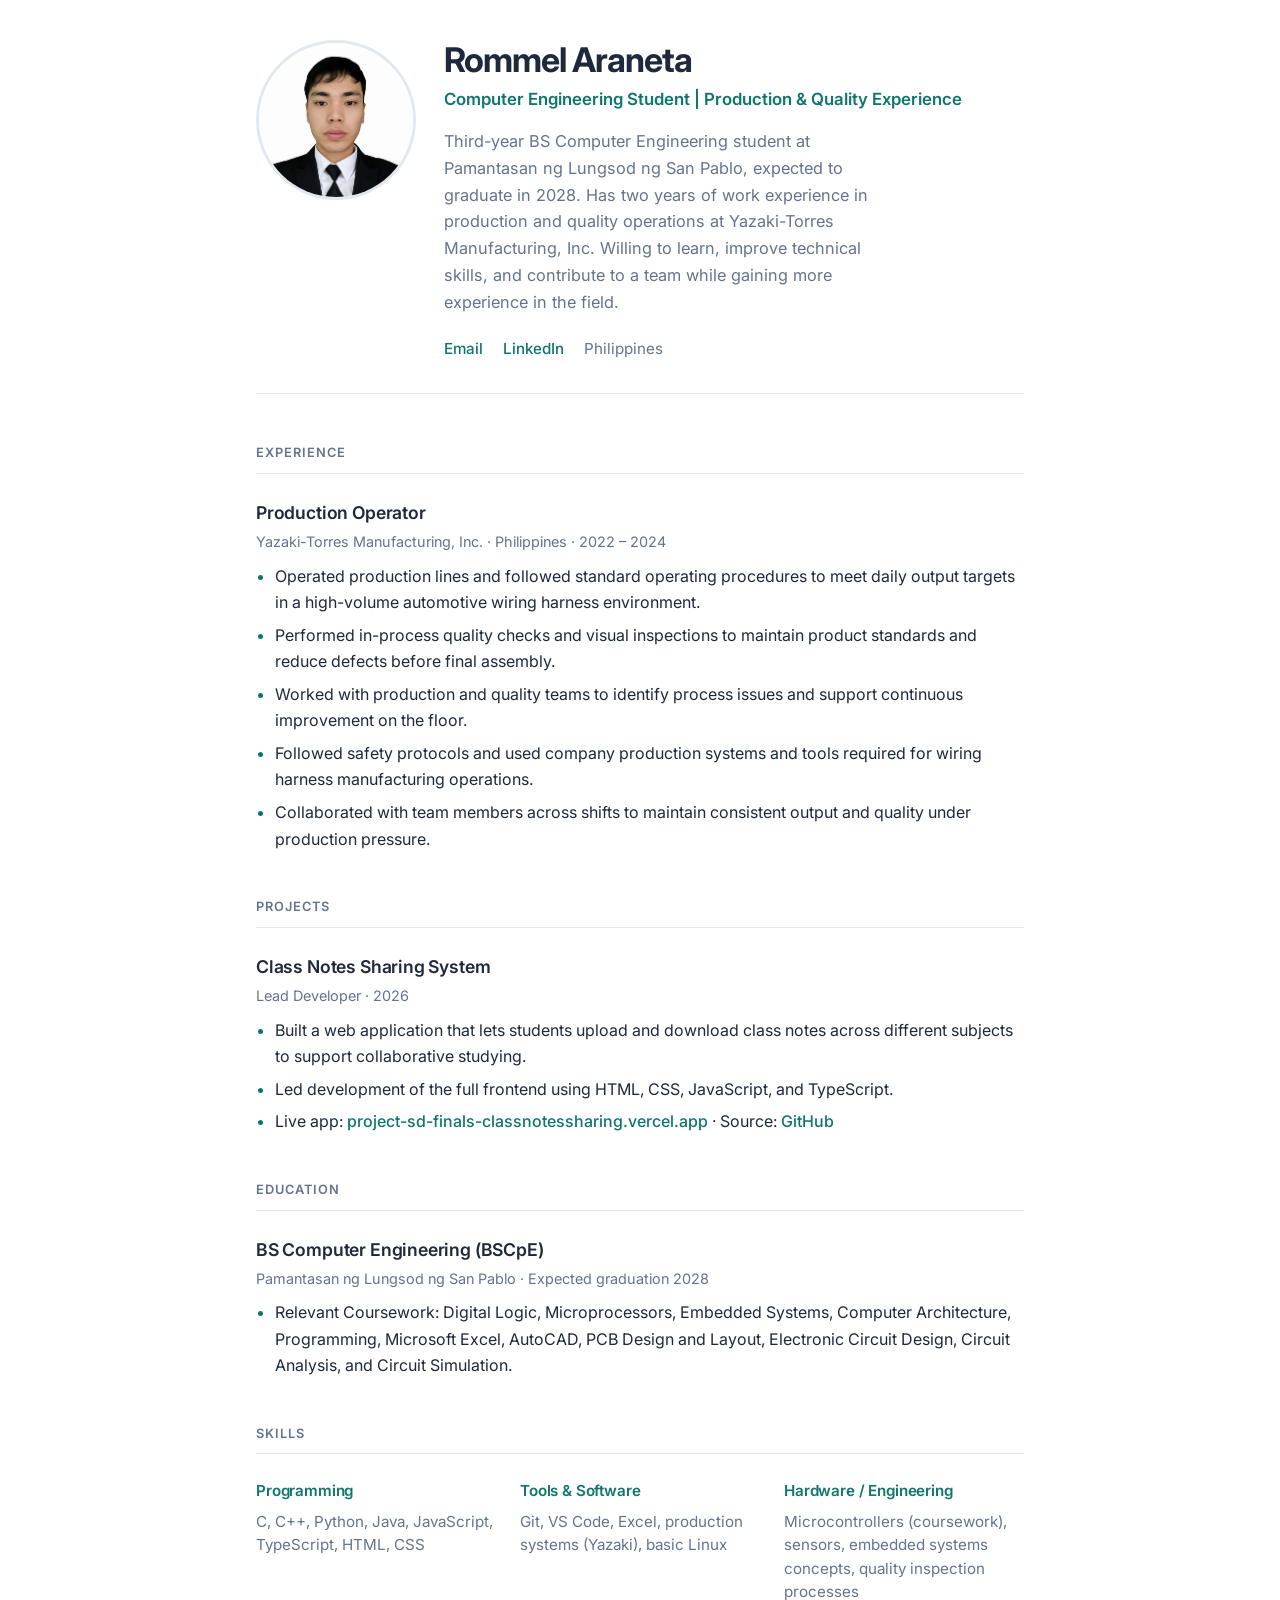
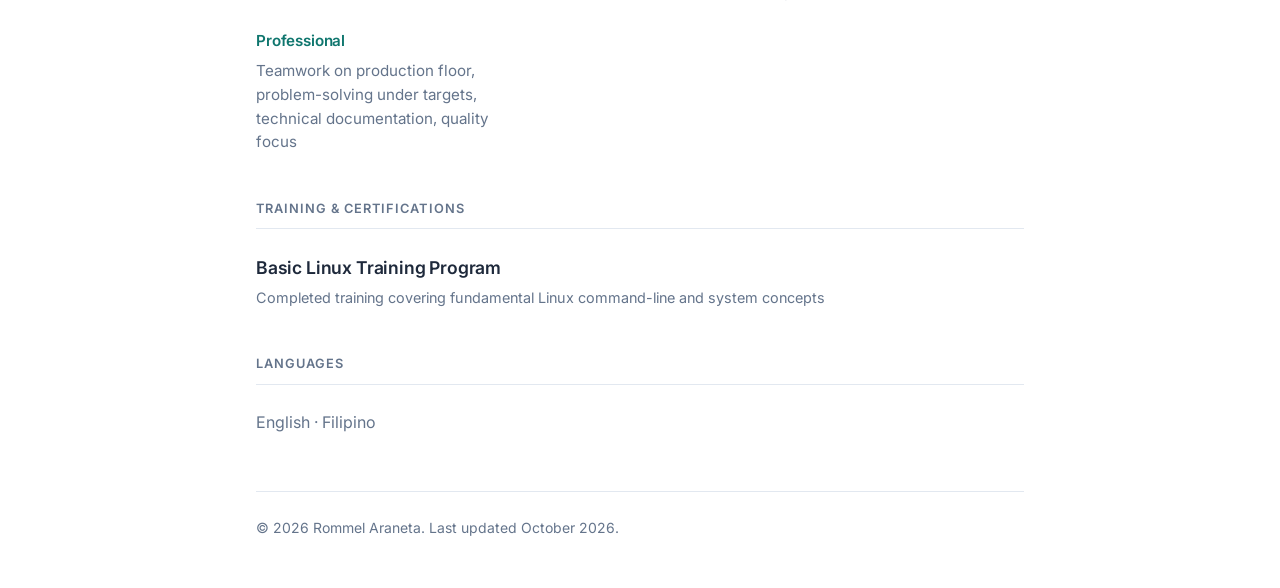
<file: index.html>
<!DOCTYPE html>
<html lang="en">
<head>
  <meta charset="UTF-8" />
  <meta name="viewport" content="width=device-width, initial-scale=1.0" />
  <meta name="description" content="Rommel Araneta — Computer Engineering Student with production and quality experience at Yazaki-Torres Manufacturing." />
  <meta name="theme-color" content="#0f766e" />
  <title>Rommel Araneta | Computer Engineering Student</title>
  <link rel="stylesheet" href="styles.css" />
  <link rel="icon" href="assets/favicon.svg" type="image/svg+xml" />
  <link rel="preconnect" href="https://fonts.googleapis.com" />
  <link rel="preconnect" href="https://fonts.gstatic.com" crossorigin />
  <link href="https://fonts.googleapis.com/css2?family=Inter:wght@400;500;600;700&display=swap" rel="stylesheet" />
</head>
<body>
  <header class="hero">
    <img src="assets/avatar.jpg" alt="Rommel Araneta" width="160" height="160" class="avatar" />
    <div class="hero-content">
      <h1>Rommel Araneta</h1>
      <p class="title">Computer Engineering Student | Production &amp; Quality Experience</p>
      <p class="summary">
        Third-year BS Computer Engineering student at Pamantasan ng Lungsod ng San Pablo, expected to graduate in 2028. Has two years of work experience in production and quality operations at Yazaki-Torres Manufacturing, Inc. Willing to learn, improve technical skills, and contribute to a team while gaining more experience in the field.
      </p>
      <nav class="contact" aria-label="Contact links">
        <a href="mailto:aranetarommel@gmail.com">Email</a>
        <a href="https://www.linkedin.com/in/rommel-araneta-216741447/" target="_blank" rel="noopener noreferrer">LinkedIn</a>
        <span class="location">Philippines</span>
      </nav>
    </div>
  </header>

  <main>
    <section id="experience" aria-labelledby="exp-heading">
      <h2 id="exp-heading">Experience</h2>

      <article>
        <header>
          <h3>Production Operator</h3>
          <p class="meta">Yazaki-Torres Manufacturing, Inc. · Philippines · 2022 – 2024</p>
        </header>
        <ul>
          <li>Operated production lines and followed standard operating procedures to meet daily output targets in a high-volume automotive wiring harness environment.</li>
          <li>Performed in-process quality checks and visual inspections to maintain product standards and reduce defects before final assembly.</li>
          <li>Worked with production and quality teams to identify process issues and support continuous improvement on the floor.</li>
          <li>Followed safety protocols and used company production systems and tools required for wiring harness manufacturing operations.</li>
          <li>Collaborated with team members across shifts to maintain consistent output and quality under production pressure.</li>
        </ul>
      </article>
    </section>

    <section id="projects" aria-labelledby="projects-heading">
      <h2 id="projects-heading">Projects</h2>

      <article>
        <header>
          <h3>Class Notes Sharing System</h3>
          <p class="meta">Lead Developer · 2026</p>
        </header>
        <ul>
          <li>Built a web application that lets students upload and download class notes across different subjects to support collaborative studying.</li>
          <li>Led development of the full frontend using HTML, CSS, JavaScript, and TypeScript.</li>
          <li>
            Live app:
            <a href="https://project-sd-finals-classnotessharing.vercel.app/login" target="_blank" rel="noopener noreferrer">project-sd-finals-classnotessharing.vercel.app</a>
            · Source:
            <a href="https://github.com/rhomz017/project-sd-finals-classnotessharing" target="_blank" rel="noopener noreferrer">GitHub</a>
          </li>
        </ul>
      </article>
    </section>

    <section id="education" aria-labelledby="edu-heading">
      <h2 id="edu-heading">Education</h2>
      <article>
        <header>
          <h3>BS Computer Engineering (BSCpE)</h3>
          <p class="meta">Pamantasan ng Lungsod ng San Pablo · Expected graduation 2028</p>
        </header>
        <ul>
          <li>Relevant Coursework: Digital Logic, Microprocessors, Embedded Systems, Computer Architecture, Programming, Microsoft Excel, AutoCAD, PCB Design and Layout, Electronic Circuit Design, Circuit Analysis, and Circuit Simulation.</li>
        </ul>
      </article>
    </section>

    <section id="skills" aria-labelledby="skills-heading">
      <h2 id="skills-heading">Skills</h2>
      <div class="skills-grid">
        <div>
          <h3>Programming</h3>
          <p>C, C++, Python, Java, JavaScript, TypeScript, HTML, CSS</p>
        </div>
        <div>
          <h3>Tools &amp; Software</h3>
          <p>Git, VS Code, Excel, production systems (Yazaki), basic Linux</p>
        </div>
        <div>
          <h3>Hardware / Engineering</h3>
          <p>Microcontrollers (coursework), sensors, embedded systems concepts, quality inspection processes</p>
        </div>
        <div>
          <h3>Professional</h3>
          <p>Teamwork on production floor, problem-solving under targets, technical documentation, quality focus</p>
        </div>
      </div>
    </section>

    <section id="certifications" aria-labelledby="cert-heading">
      <h2 id="cert-heading">Training &amp; Certifications</h2>
      <article>
        <header>
          <h3>Basic Linux Training Program</h3>
          <p class="meta">Completed training covering fundamental Linux command-line and system concepts</p>
        </header>
      </article>
    </section>

    <section id="languages" aria-labelledby="lang-heading">
      <h2 id="lang-heading">Languages</h2>
      <p class="lang-list">English · Filipino</p>
    </section>
  </main>

  <footer>
    <p>© 2026 Rommel Araneta. Last updated October 2026.</p>
  </footer>
</body>
</html>
</file>
<file: styles.css>
:root {
  --text: #1e293b;
  --muted: #64748b;
  --accent: #0f766e;
  --accent-hover: #0d9488;
  --bg: #ffffff;
  --surface: #f8fafc;
  --border: #e2e8f0;
  --max: 48rem;
  --radius: 12px;
}

*,
*::before,
*::after {
  box-sizing: border-box;
  margin: 0;
  padding: 0;
}

html {
  scroll-behavior: smooth;
}

body {
  font-family: Inter, system-ui, -apple-system, BlinkMacSystemFont, "Segoe UI", Roboto, sans-serif;
  line-height: 1.65;
  color: var(--text);
  background: var(--bg);
  padding: 2.5rem 1.25rem 3rem;
  -webkit-font-smoothing: antialiased;
}

:focus-visible {
  outline: 2px solid var(--accent);
  outline-offset: 3px;
}

a {
  color: var(--accent);
  text-decoration: none;
  font-weight: 500;
  transition: color 0.15s ease;
}

a:hover {
  color: var(--accent-hover);
  text-decoration: underline;
}

/* Hero */
.hero {
  display: flex;
  gap: 1.75rem;
  align-items: flex-start;
  max-width: var(--max);
  margin: 0 auto 3rem;
  padding-bottom: 2rem;
  border-bottom: 1px solid var(--border);
}

.avatar {
  width: 160px;
  height: 160px;
  border-radius: 50%;
  object-fit: cover;
  flex-shrink: 0;
  background: var(--surface);
  border: 3px solid var(--border);
}

.hero-content {
  flex: 1;
  min-width: 0;
}

h1 {
  font-size: 2.125rem;
  font-weight: 700;
  letter-spacing: -0.03em;
  line-height: 1.2;
  color: var(--text);
}

.title {
  color: var(--accent);
  font-weight: 600;
  font-size: 1.05rem;
  margin: 0.35rem 0 0.85rem;
}

.summary {
  color: var(--muted);
  max-width: 46ch;
  font-size: 1.02rem;
}

.contact {
  display: flex;
  flex-wrap: wrap;
  align-items: center;
  gap: 0.75rem 1.25rem;
  margin-top: 1.25rem;
}

.contact a {
  font-size: 0.95rem;
}

.location {
  color: var(--muted);
  font-size: 0.95rem;
}

/* Main */
main {
  max-width: var(--max);
  margin: 0 auto;
}

section {
  margin-bottom: 2.75rem;
}

h2 {
  font-size: 0.8rem;
  font-weight: 600;
  text-transform: uppercase;
  letter-spacing: 0.08em;
  color: var(--muted);
  border-bottom: 1px solid var(--border);
  padding-bottom: 0.6rem;
  margin-bottom: 1.5rem;
}

article {
  margin-bottom: 1.85rem;
}

article:last-child {
  margin-bottom: 0;
}

h3 {
  font-size: 1.1rem;
  font-weight: 600;
  letter-spacing: -0.01em;
  color: var(--text);
}

.meta {
  color: var(--muted);
  font-size: 0.9rem;
  margin: 0.2rem 0 0.55rem;
}

ul {
  padding-left: 1.2rem;
}

li {
  margin-bottom: 0.4rem;
  color: var(--text);
}

li::marker {
  color: var(--accent);
}

/* Skills */
.skills-grid {
  display: grid;
  grid-template-columns: repeat(auto-fit, minmax(13rem, 1fr));
  gap: 1.5rem;
}

.skills-grid h3 {
  font-size: 0.95rem;
  margin-bottom: 0.4rem;
  color: var(--accent);
}

.skills-grid p {
  font-size: 0.95rem;
  color: var(--muted);
  line-height: 1.55;
}

.lang-list {
  color: var(--muted);
  font-size: 1rem;
}

/* Footer */
footer {
  max-width: var(--max);
  margin: 3.5rem auto 0;
  padding-top: 1.5rem;
  border-top: 1px solid var(--border);
  color: var(--muted);
  font-size: 0.875rem;
}

.footer-note {
  margin-top: 0.25rem;
  opacity: 0.85;
}

/* Mobile */
@media (max-width: 640px) {
  body {
    padding: 1.75rem 1rem 2.5rem;
  }

  .hero {
    flex-direction: column;
    align-items: center;
    text-align: center;
    gap: 1.25rem;
  }

  .avatar {
    width: 128px;
    height: 128px;
  }

  h1 {
    font-size: 1.75rem;
  }

  .summary {
    max-width: none;
  }

  .contact {
    justify-content: center;
  }

  .skills-grid {
    grid-template-columns: 1fr;
    gap: 1.25rem;
  }
}

/* Print */
@media print {
  body {
    padding: 0;
    font-size: 11pt;
    color: #000;
    background: #fff;
  }

  .hero {
    border-bottom-color: #ccc;
  }

  a {
    color: inherit;
    text-decoration: none;
  }

  .contact a::after {
    content: " (" attr(href) ")";
    font-size: 0.8em;
    color: #555;
  }

  h2 {
    color: #333;
    border-bottom-color: #ccc;
  }

  .meta,
  .summary,
  .skills-grid p,
  footer,
  .lang-list {
    color: #444;
  }

  footer {
    border-top-color: #ccc;
  }

  @page {
    margin: 1.5cm;
  }
}
</file>
